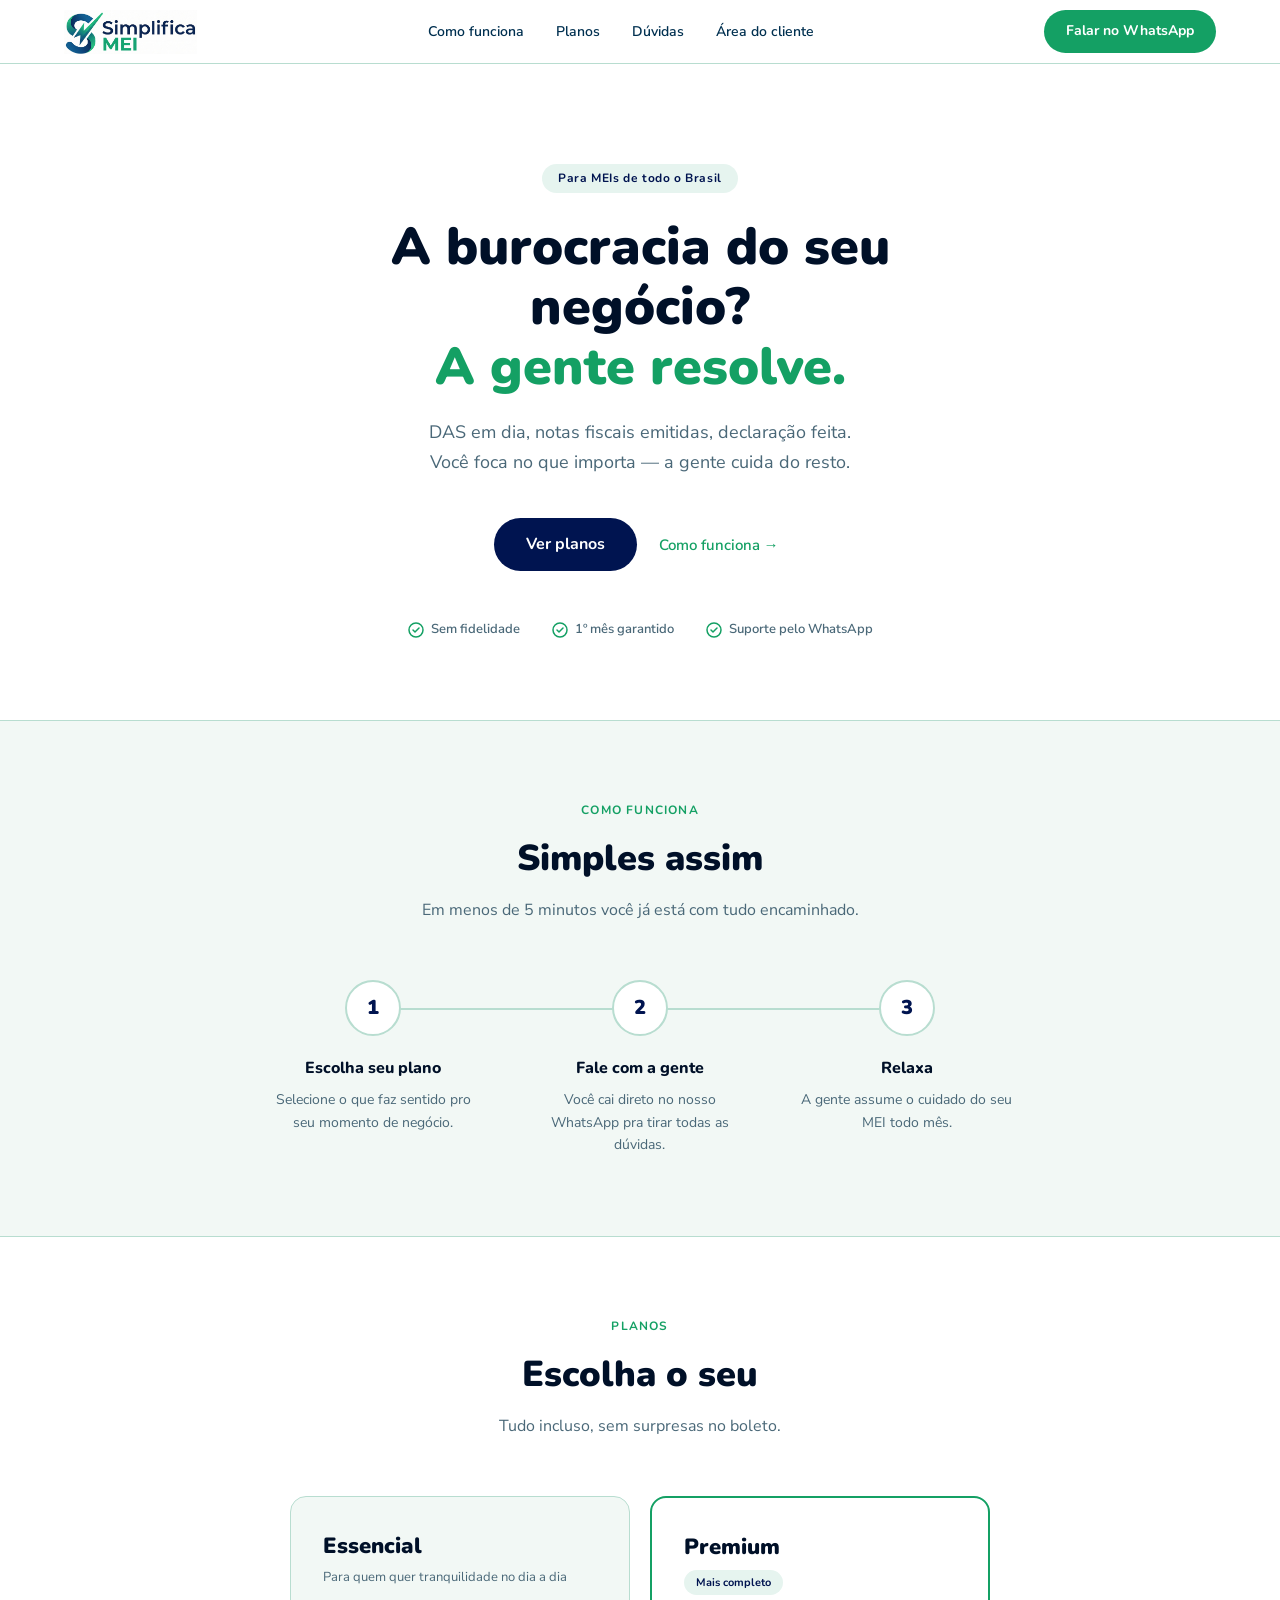
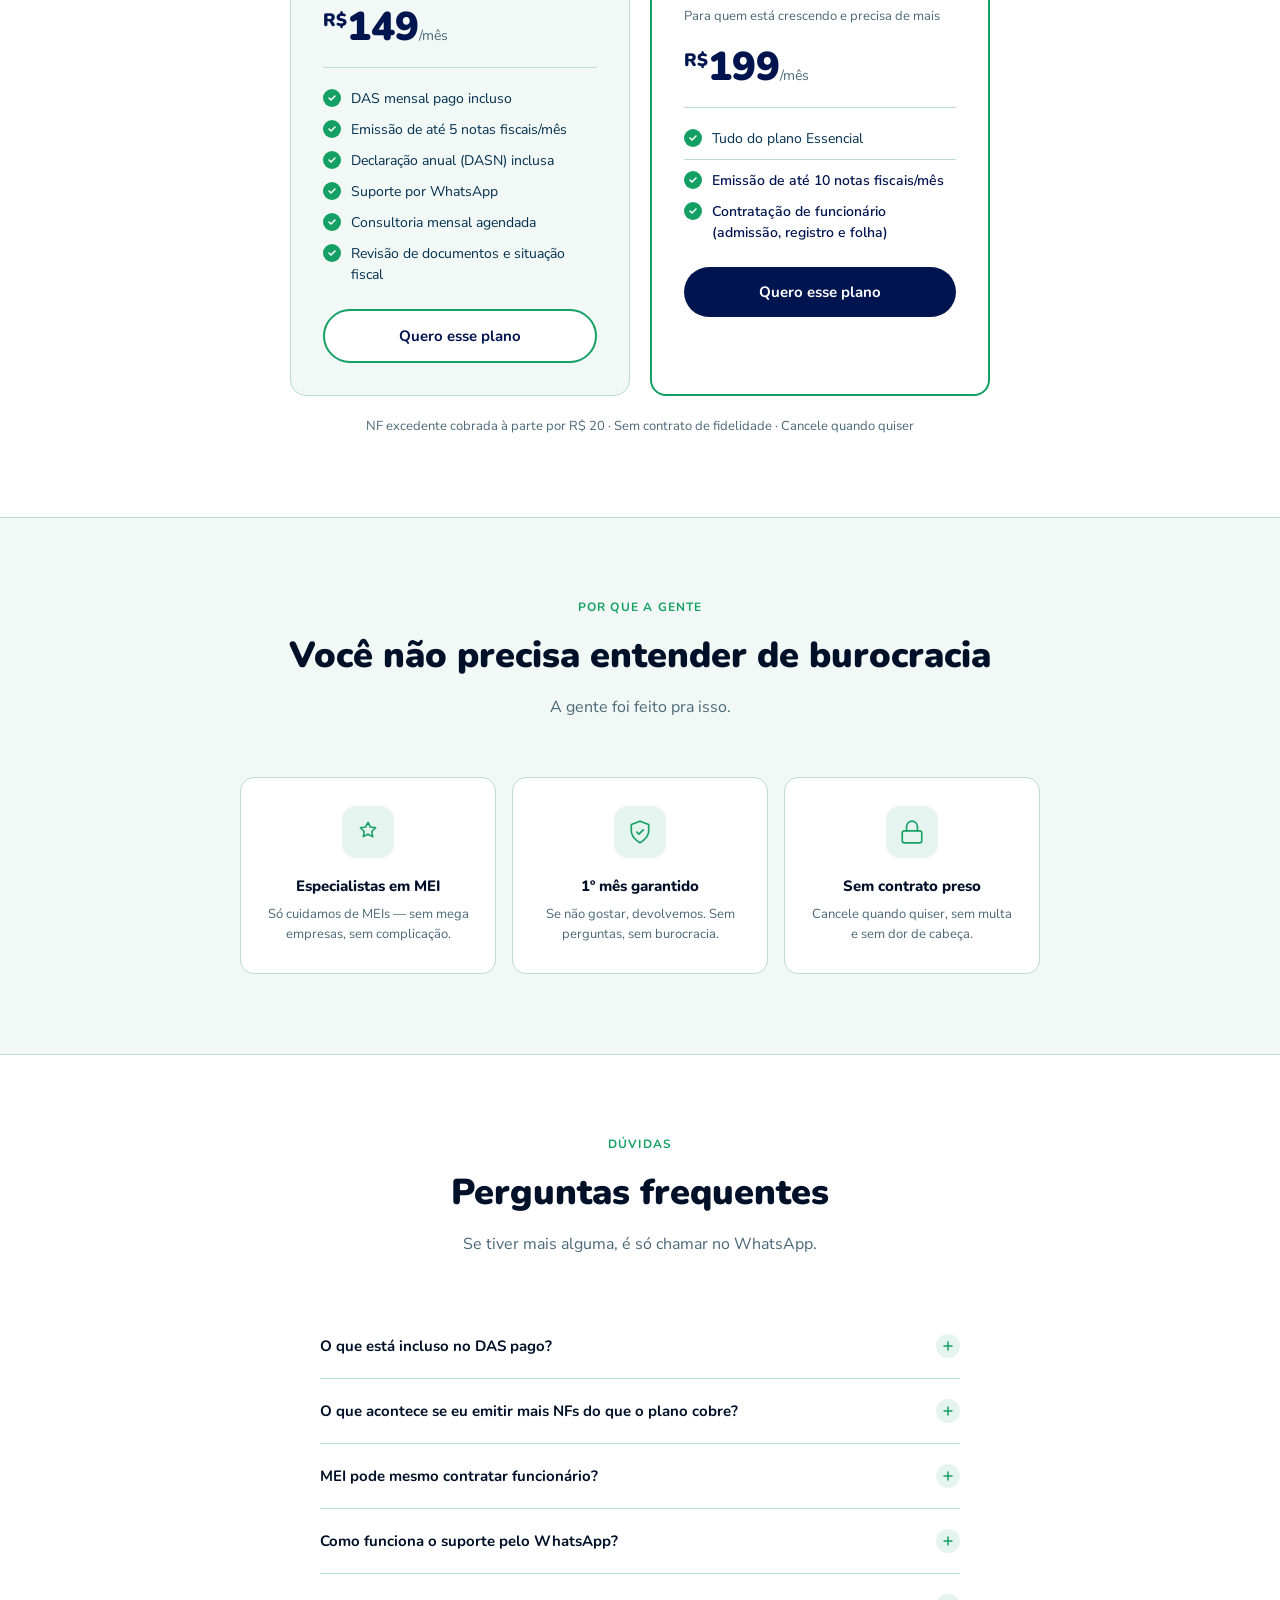
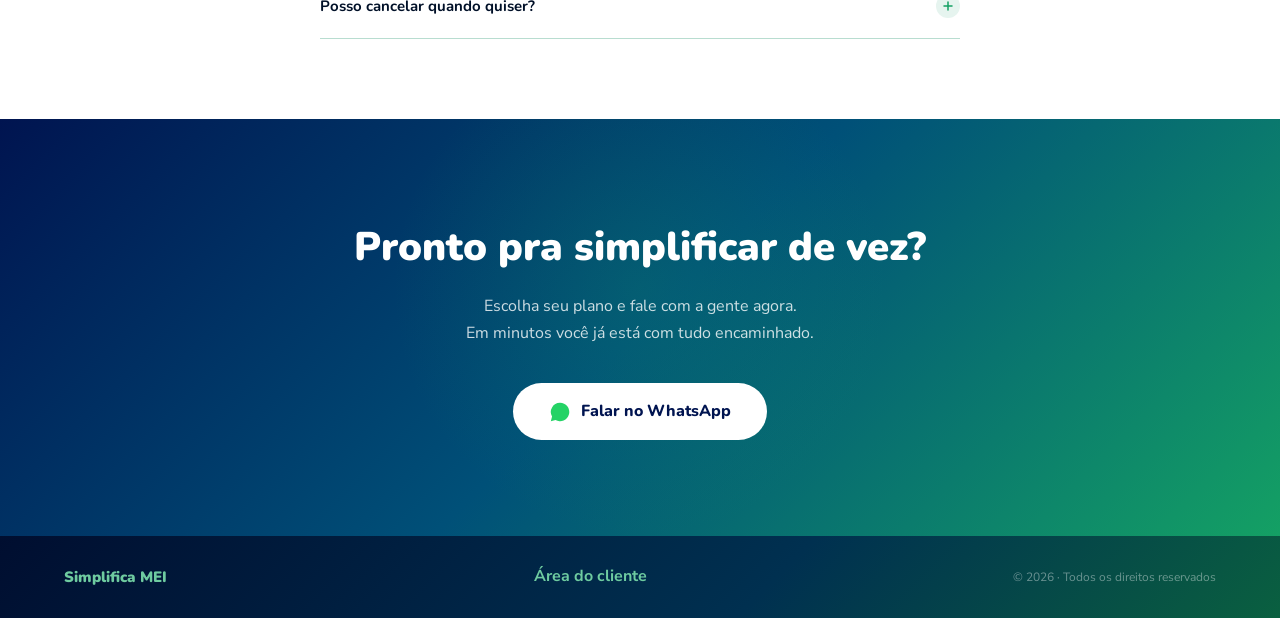
<file: index.html>
<!DOCTYPE html>
<html lang="pt-BR">
<head>
<meta charset="UTF-8">
<meta name="viewport" content="width=device-width, initial-scale=1.0">
<title>Simplifica MEI — Gestão fácil para o seu negócio</title>
<link href="https://fonts.googleapis.com/css2?family=Nunito:wght@400;600;700;800;900&family=Nunito+Sans:wght@400;600&display=swap" rel="stylesheet">
<style>
  *, *::before, *::after { box-sizing: border-box; margin: 0; padding: 0; }

  :root {
    --green-dark: #001450;
    --green-mid: #14a064;
    --green-light: #e6f4ef;
    --green-pale: #f2f8f5;
    --green-border: #b8ddd0;
    --text-dark: #001028;
    --text-mid: #003050;
    --text-muted: #4a6878;
    --white: #ffffff;
  }

  html { scroll-behavior: smooth; }

  body {
    font-family: 'Nunito Sans', sans-serif;
    background: var(--green-pale);
    color: var(--text-dark);
    line-height: 1.6;
  }

  /* NAV */
  nav {
    position: sticky;
    top: 0;
    z-index: 100;
    background: rgba(255,255,255,0.95);
    backdrop-filter: blur(8px);
    border-bottom: 1px solid var(--green-border);
    padding: 0 5%;
    height: 64px;
    display: flex;
    align-items: center;
    justify-content: space-between;
  }
  .nav-logo {
    font-family: 'Nunito', sans-serif;
    font-weight: 900;
    font-size: 18px;
    color: var(--green-dark);
    display: flex;
    align-items: center;
    gap: 8px;
    text-decoration: none;
  }
  .nav-logo-mark {
    width: 28px; height: 28px;
    background: var(--green-mid);
    border-radius: 8px;
    display: flex;
    align-items: center;
    justify-content: center;
  }
  .nav-logo-mark svg { width: 16px; height: 16px; }
  .nav-links {
    display: flex;
    gap: 32px;
    list-style: none;
  }
  .nav-links a {
    font-size: 14px;
    font-weight: 600;
    color: var(--text-mid);
    text-decoration: none;
    transition: color .2s;
  }
  .nav-links a:hover { color: var(--green-dark); }
  .nav-cta {
    background: #14a064;
    color: #fff;
    font-family: 'Nunito', sans-serif;
    font-weight: 700;
    font-size: 14px;
    padding: 10px 22px;
    border-radius: 28px;
    text-decoration: none;
    transition: background .2s, transform .15s;
  }
  .nav-cta:hover { background: #0e8050; transform: translateY(-1px); }

  /* HERO */
  .hero {
    background: var(--white);
    padding: 100px 5% 80px;
    text-align: center;
    border-bottom: 1px solid var(--green-border);
    position: relative;
    overflow: hidden;
  }

  .hero-badge {
    display: inline-block;
    background: var(--green-light);
    color: var(--green-dark);
    font-family: 'Nunito', sans-serif;
    font-size: 12px;
    font-weight: 700;
    padding: 5px 16px;
    border-radius: 20px;
    margin-bottom: 24px;
    letter-spacing: 0.05em;
  }
  .hero h1 {
    font-family: 'Nunito', sans-serif;
    font-weight: 900;
    font-size: clamp(32px, 5vw, 52px);
    line-height: 1.15;
    color: var(--text-dark);
    max-width: 640px;
    margin: 0 auto 20px;
  }
  .hero h1 em {
    color: var(--green-mid);
    font-style: normal;
  }
  .hero-sub {
    font-size: 18px;
    color: var(--text-muted);
    max-width: 440px;
    margin: 0 auto 40px;
    line-height: 1.7;
  }
  .hero-btns {
    display: flex;
    gap: 14px;
    justify-content: center;
    align-items: center;
    flex-wrap: wrap;
    margin-bottom: 48px;
  }
  .btn-primary {
    background: var(--green-dark);
    color: #fff;
    font-family: 'Nunito', sans-serif;
    font-weight: 700;
    font-size: 16px;
    padding: 14px 32px;
    border-radius: 32px;
    text-decoration: none;
    transition: background .2s, transform .15s;
    display: inline-block;
  }
  .btn-primary:hover { background: #001038; transform: translateY(-2px); }
  .btn-ghost {
    color: var(--green-mid);
    font-size: 15px;
    font-weight: 600;
    text-decoration: none;
    padding: 14px 8px;
    transition: color .2s;
  }
  .btn-ghost:hover { color: var(--green-dark); }
  .hero-trust {
    display: flex;
    justify-content: center;
    gap: 32px;
    flex-wrap: wrap;
  }
  .trust-pill {
    display: flex;
    align-items: center;
    gap: 7px;
    font-size: 13px;
    color: var(--text-muted);
    font-weight: 600;
  }
  .trust-pill svg { width: 16px; height: 16px; flex-shrink: 0; }

  /* COMO FUNCIONA */
  .como {
    padding: 80px 5%;
    background: var(--green-pale);
  }
  .section-label {
    font-family: 'Nunito', sans-serif;
    font-size: 12px;
    font-weight: 700;
    letter-spacing: 0.1em;
    color: var(--green-mid);
    text-align: center;
    margin-bottom: 10px;
    text-transform: uppercase;
  }
  .section-title {
    font-family: 'Nunito', sans-serif;
    font-weight: 900;
    font-size: clamp(24px, 3vw, 36px);
    color: var(--text-dark);
    text-align: center;
    margin-bottom: 10px;
  }
  .section-sub {
    font-size: 16px;
    color: var(--text-muted);
    text-align: center;
    margin-bottom: 56px;
  }
  .steps {
    display: grid;
    grid-template-columns: repeat(auto-fit, minmax(220px, 1fr));
    gap: 0;
    max-width: 800px;
    margin: 0 auto;
    position: relative;
  }
  .steps::before {
    content: '';
    position: absolute;
    top: 28px;
    left: 16%;
    right: 16%;
    height: 2px;
    background: var(--green-border);
  }
  .step {
    text-align: center;
    padding: 0 24px;
    position: relative;
  }
  .step-num {
    width: 56px; height: 56px;
    border-radius: 50%;
    background: var(--white);
    border: 2px solid var(--green-border);
    color: var(--green-dark);
    font-family: 'Nunito', sans-serif;
    font-weight: 900;
    font-size: 20px;
    display: flex;
    align-items: center;
    justify-content: center;
    margin: 0 auto 20px;
    position: relative;
    z-index: 1;
    transition: background .2s, border-color .2s;
  }
  .step:hover .step-num {
    background: var(--green-light);
    border-color: var(--green-mid);
  }
  .step-title {
    font-family: 'Nunito', sans-serif;
    font-weight: 800;
    font-size: 16px;
    color: var(--text-dark);
    margin-bottom: 8px;
  }
  .step-desc {
    font-size: 14px;
    color: var(--text-muted);
    line-height: 1.6;
  }

  /* PLANOS */
  .planos {
    padding: 80px 5%;
    background: var(--white);
    border-top: 1px solid var(--green-border);
    border-bottom: 1px solid var(--green-border);
  }
  .plans-grid {
    display: grid;
    grid-template-columns: repeat(auto-fit, minmax(280px, 1fr));
    gap: 20px;
    max-width: 700px;
    margin: 0 auto;
  }
  .plan-card {
    border: 1px solid var(--green-border);
    border-radius: 16px;
    padding: 32px;
    background: var(--green-pale);
    transition: transform .2s, box-shadow .2s;
  }
  .plan-card:hover {
    transform: translateY(-4px);
    box-shadow: 0 12px 32px rgba(26,92,46,.08);
  }
  .plan-card.featured {
    border: 2px solid var(--green-mid);
    background: var(--white);
  }
  .plan-badge {
    display: inline-block;
    background: var(--green-light);
    color: var(--green-dark);
    font-family: 'Nunito', sans-serif;
    font-size: 11px;
    font-weight: 700;
    padding: 4px 12px;
    border-radius: 20px;
    margin-bottom: 12px;
  }
  .plan-name {
    font-family: 'Nunito', sans-serif;
    font-weight: 900;
    font-size: 22px;
    color: var(--text-dark);
    margin-bottom: 4px;
  }
  .plan-desc {
    font-size: 13px;
    color: var(--text-muted);
    margin-bottom: 20px;
    line-height: 1.5;
  }
  .plan-price {
    font-family: 'Nunito', sans-serif;
    font-weight: 900;
    font-size: 40px;
    color: var(--green-dark);
    line-height: 1;
    margin-bottom: 4px;
  }
  .plan-price sup { font-size: 18px; vertical-align: super; }
  .plan-price span { font-size: 14px; font-weight: 400; color: var(--text-muted); }
  .plan-divider {
    border: none;
    border-top: 1px solid var(--green-border);
    margin: 20px 0;
  }
  .plan-items { list-style: none; }
  .plan-item {
    display: flex;
    gap: 10px;
    align-items: flex-start;
    font-size: 14px;
    color: var(--text-mid);
    margin-bottom: 10px;
    line-height: 1.5;
  }
  .plan-item .chk {
    width: 18px; height: 18px;
    background: var(--green-mid);
    border-radius: 50%;
    flex-shrink: 0;
    margin-top: 1px;
    display: flex;
    align-items: center;
    justify-content: center;
  }
  .plan-item .chk svg { width: 10px; height: 10px; }
  .plan-item.extra { color: var(--green-dark); font-weight: 600; }
  .plan-cta {
    display: block;
    width: 100%;
    margin-top: 24px;
    padding: 13px;
    border-radius: 32px;
    font-family: 'Nunito', sans-serif;
    font-weight: 700;
    font-size: 15px;
    text-align: center;
    cursor: pointer;
    text-decoration: none;
    transition: all .2s;
  }
  .plan-cta.primary { background: var(--green-dark); color: #fff; border: none; }
  .plan-cta.primary:hover { background: #001038; transform: translateY(-1px); }
  .plan-cta.outline { background: var(--white); color: var(--green-dark); border: 2px solid var(--green-mid); }
  .plan-cta.outline:hover { background: var(--green-light); }
  .plans-note {
    text-align: center;
    margin-top: 20px;
    font-size: 13px;
    color: var(--text-muted);
  }

  /* CONFIANÇA */
  .confianca {
    padding: 80px 5%;
    background: var(--green-pale);
  }
  .trust-grid {
    display: grid;
    grid-template-columns: repeat(auto-fit, minmax(200px, 1fr));
    gap: 16px;
    max-width: 800px;
    margin: 0 auto;
  }
  .trust-card {
    background: var(--white);
    border: 1px solid var(--green-border);
    border-radius: 14px;
    padding: 28px 24px;
    text-align: center;
    transition: transform .2s;
  }
  .trust-card:hover { transform: translateY(-3px); }
  .trust-icon {
    width: 52px; height: 52px;
    background: var(--green-light);
    border-radius: 14px;
    display: flex;
    align-items: center;
    justify-content: center;
    margin: 0 auto 16px;
  }
  .trust-icon svg { width: 26px; height: 26px; }
  .trust-card-title {
    font-family: 'Nunito', sans-serif;
    font-weight: 800;
    font-size: 15px;
    color: var(--text-dark);
    margin-bottom: 6px;
  }
  .trust-card-desc {
    font-size: 13px;
    color: var(--text-muted);
    line-height: 1.6;
  }

  /* FAQ */
  .faq {
    padding: 80px 5%;
    background: var(--white);
    border-top: 1px solid var(--green-border);
  }
  .faq-list {
    max-width: 640px;
    margin: 0 auto;
  }
  .faq-item {
    border-bottom: 1px solid var(--green-border);
  }
  .faq-btn {
    width: 100%;
    background: none;
    border: none;
    padding: 20px 0;
    display: flex;
    justify-content: space-between;
    align-items: center;
    cursor: pointer;
    gap: 16px;
    text-align: left;
  }
  .faq-q {
    font-family: 'Nunito', sans-serif;
    font-weight: 700;
    font-size: 15px;
    color: var(--text-dark);
  }
  .faq-icon {
    width: 24px; height: 24px;
    background: var(--green-light);
    border-radius: 50%;
    display: flex;
    align-items: center;
    justify-content: center;
    flex-shrink: 0;
    transition: background .2s, transform .2s;
  }
  .faq-icon svg { width: 12px; height: 12px; }
  .faq-btn[aria-expanded="true"] .faq-icon {
    background: var(--green-mid);
    transform: rotate(45deg);
  }
  .faq-btn[aria-expanded="true"] .faq-icon svg path { stroke: #fff; }
  .faq-a {
    font-size: 14px;
    color: var(--text-muted);
    line-height: 1.7;
    padding-bottom: 20px;
    display: none;
  }
  .faq-a.open { display: block; }

  /* CTA FINAL */
  .cta-final {
    padding: 96px 5%;
    background: linear-gradient(135deg, #001450 0%, #005078 50%, #14a064 100%);
    text-align: center;
    position: relative;
    overflow: hidden;
  }
  .cta-final::before {
    content: '';
    position: absolute;
    top: -80px; left: 50%;
    transform: translateX(-50%);
    width: 500px; height: 500px;
    background: radial-gradient(circle, rgba(20,160,100,.2) 0%, transparent 70%);
    pointer-events: none;
  }
  .cta-final h2 {
    font-family: 'Nunito', sans-serif;
    font-weight: 900;
    font-size: clamp(26px, 4vw, 40px);
    color: #fff;
    margin-bottom: 14px;
    position: relative;
  }
  .cta-final p {
    font-size: 16px;
    color: rgba(255,255,255,0.8);
    margin-bottom: 36px;
    line-height: 1.7;
    position: relative;
  }
  .wpp-btn {
    display: inline-flex;
    align-items: center;
    gap: 10px;
    background: #fff;
    color: var(--green-dark);
    font-family: 'Nunito', sans-serif;
    font-weight: 800;
    font-size: 16px;
    padding: 16px 36px;
    border-radius: 40px;
    text-decoration: none;
    transition: transform .2s, box-shadow .2s;
    position: relative;
  }
  .wpp-btn:hover { transform: translateY(-2px); box-shadow: 0 8px 24px rgba(0,0,0,.2); }
  .wpp-btn svg { width: 22px; height: 22px; }

  /* FOOTER */
  footer {
    background: linear-gradient(135deg, #000e30 0%, #003050 60%, #0a6040 100%);
    padding: 28px 5%;
    display: flex;
    justify-content: space-between;
    align-items: center;
    flex-wrap: wrap;
    gap: 12px;
  }
  .footer-logo {
    font-family: 'Nunito', sans-serif;
    font-weight: 900;
    font-size: 15px;
    color: #6ecba0;
  }
  .footer-text {
    font-size: 12px;
    color: rgba(255,255,255,0.4);
  }

  @media (max-width: 600px) {
    .nav-links { display: none; }
    .steps::before { display: none; }
    .hero { padding: 72px 5% 56px; }
  }
</style>
</head>
<body>

<nav>
  <a href="#" class="nav-logo"><img src="[data-uri]" alt="Simplifica MEI" style="height:44px;"></a>
  <ul class="nav-links">
    <li><a href="#como">Como funciona</a></li>
    <li><a href="#planos">Planos</a></li>
    <li><a href="#faq">Dúvidas</a></li>
    <li><a href="/app/">Área do cliente</a></li>
  </ul>
  <a href="https://wa.me/5554996476640" class="nav-cta">Falar no WhatsApp</a>
</nav>

<section class="hero">
  <div class="hero-badge">Para MEIs de todo o Brasil</div>
  <h1>A burocracia do seu negócio?<br><em>A gente resolve.</em></h1>
  <p class="hero-sub">DAS em dia, notas fiscais emitidas, declaração feita. Você foca no que importa — a gente cuida do resto.</p>
  <div class="hero-btns">
    <a href="#planos" class="btn-primary">Ver planos</a>
    <a href="#como" class="btn-ghost">Como funciona →</a>
  </div>
  <div class="hero-trust">
    <div class="trust-pill">
      <svg viewBox="0 0 16 16" fill="none"><circle cx="8" cy="8" r="7" stroke="#14a064" stroke-width="1.5"/><path d="M5 8l2 2 4-4" stroke="#14a064" stroke-width="1.5" stroke-linecap="round" stroke-linejoin="round"/></svg>
      Sem fidelidade
    </div>
    <div class="trust-pill">
      <svg viewBox="0 0 16 16" fill="none"><circle cx="8" cy="8" r="7" stroke="#14a064" stroke-width="1.5"/><path d="M5 8l2 2 4-4" stroke="#14a064" stroke-width="1.5" stroke-linecap="round" stroke-linejoin="round"/></svg>
      1º mês garantido
    </div>
    <div class="trust-pill">
      <svg viewBox="0 0 16 16" fill="none"><circle cx="8" cy="8" r="7" stroke="#14a064" stroke-width="1.5"/><path d="M5 8l2 2 4-4" stroke="#14a064" stroke-width="1.5" stroke-linecap="round" stroke-linejoin="round"/></svg>
      Suporte pelo WhatsApp
    </div>
  </div>
</section>

<section class="como" id="como">
  <div class="section-label">Como funciona</div>
  <div class="section-title">Simples assim</div>
  <p class="section-sub">Em menos de 5 minutos você já está com tudo encaminhado.</p>
  <div class="steps">
    <div class="step">
      <div class="step-num">1</div>
      <div class="step-title">Escolha seu plano</div>
      <div class="step-desc">Selecione o que faz sentido pro seu momento de negócio.</div>
    </div>
    <div class="step">
      <div class="step-num">2</div>
      <div class="step-title">Fale com a gente</div>
      <div class="step-desc">Você cai direto no nosso WhatsApp pra tirar todas as dúvidas.</div>
    </div>
    <div class="step">
      <div class="step-num">3</div>
      <div class="step-title">Relaxa</div>
      <div class="step-desc">A gente assume o cuidado do seu MEI todo mês.</div>
    </div>
  </div>
</section>

<section class="planos" id="planos">
  <div class="section-label">Planos</div>
  <div class="section-title">Escolha o seu</div>
  <p class="section-sub">Tudo incluso, sem surpresas no boleto.</p>

  <div class="plans-grid">
    <div class="plan-card">
      <div class="plan-name">Essencial</div>
      <p class="plan-desc">Para quem quer tranquilidade no dia a dia</p>
      <div class="plan-price"><sup>R$</sup>149<span>/mês</span></div>
      <hr class="plan-divider">
      <ul class="plan-items">
        <li class="plan-item"><span class="chk"><svg viewBox="0 0 10 10" fill="none"><path d="M2 5l2 2 4-4" stroke="#fff" stroke-width="1.5" stroke-linecap="round" stroke-linejoin="round"/></svg></span>DAS mensal pago incluso</li>
        <li class="plan-item"><span class="chk"><svg viewBox="0 0 10 10" fill="none"><path d="M2 5l2 2 4-4" stroke="#fff" stroke-width="1.5" stroke-linecap="round" stroke-linejoin="round"/></svg></span>Emissão de até 5 notas fiscais/mês</li>
        <li class="plan-item"><span class="chk"><svg viewBox="0 0 10 10" fill="none"><path d="M2 5l2 2 4-4" stroke="#fff" stroke-width="1.5" stroke-linecap="round" stroke-linejoin="round"/></svg></span>Declaração anual (DASN) inclusa</li>
        <li class="plan-item"><span class="chk"><svg viewBox="0 0 10 10" fill="none"><path d="M2 5l2 2 4-4" stroke="#fff" stroke-width="1.5" stroke-linecap="round" stroke-linejoin="round"/></svg></span>Suporte por WhatsApp</li>
        <li class="plan-item"><span class="chk"><svg viewBox="0 0 10 10" fill="none"><path d="M2 5l2 2 4-4" stroke="#fff" stroke-width="1.5" stroke-linecap="round" stroke-linejoin="round"/></svg></span>Consultoria mensal agendada</li>
        <li class="plan-item"><span class="chk"><svg viewBox="0 0 10 10" fill="none"><path d="M2 5l2 2 4-4" stroke="#fff" stroke-width="1.5" stroke-linecap="round" stroke-linejoin="round"/></svg></span>Revisão de documentos e situação fiscal</li>
      </ul>
      <a href="obrigado.html" class="plan-cta outline">Quero esse plano</a>
    </div>

    <div class="plan-card featured">
      <div class="plan-name">Premium</div>
      <div class="plan-badge">Mais completo</div>
      <p class="plan-desc">Para quem está crescendo e precisa de mais</p>
      <div class="plan-price"><sup>R$</sup>199<span>/mês</span></div>
      <hr class="plan-divider">
      <ul class="plan-items">
        <li class="plan-item"><span class="chk"><svg viewBox="0 0 10 10" fill="none"><path d="M2 5l2 2 4-4" stroke="#fff" stroke-width="1.5" stroke-linecap="round" stroke-linejoin="round"/></svg></span>Tudo do plano Essencial</li>
        <hr class="plan-divider" style="margin:10px 0;">
        <li class="plan-item extra"><span class="chk"><svg viewBox="0 0 10 10" fill="none"><path d="M2 5l2 2 4-4" stroke="#fff" stroke-width="1.5" stroke-linecap="round" stroke-linejoin="round"/></svg></span>Emissão de até 10 notas fiscais/mês</li>
        <li class="plan-item extra"><span class="chk"><svg viewBox="0 0 10 10" fill="none"><path d="M2 5l2 2 4-4" stroke="#fff" stroke-width="1.5" stroke-linecap="round" stroke-linejoin="round"/></svg></span>Contratação de funcionário (admissão, registro e folha)</li>
      </ul>
      <a href="obrigado.html" class="plan-cta primary">Quero esse plano</a>
    </div>
  </div>
  <p class="plans-note">NF excedente cobrada à parte por R$ 20 · Sem contrato de fidelidade · Cancele quando quiser</p>
</section>

<section class="confianca">
  <div class="section-label">Por que a gente</div>
  <div class="section-title">Você não precisa entender de burocracia</div>
  <p class="section-sub">A gente foi feito pra isso.</p>
  <div class="trust-grid">
    <div class="trust-card">
      <div class="trust-icon">
        <svg viewBox="0 0 24 24" fill="none"><path d="M12 3l2.2 4.4 4.8.7-3.5 3.4.8 4.8L12 14l-4.3 2.3.8-4.8L5 8.1l4.8-.7L12 3z" stroke="#14a064" stroke-width="1.5" stroke-linejoin="round"/></svg>
      </div>
      <div class="trust-card-title">Especialistas em MEI</div>
      <p class="trust-card-desc">Só cuidamos de MEIs — sem mega empresas, sem complicação.</p>
    </div>
    <div class="trust-card">
      <div class="trust-icon">
        <svg viewBox="0 0 24 24" fill="none"><path d="M12 22s8-4.5 8-11V5l-8-3-8 3v6c0 6.5 8 11 8 11z" stroke="#14a064" stroke-width="1.5" stroke-linejoin="round"/><path d="M9 12l2 2 4-4" stroke="#14a064" stroke-width="1.5" stroke-linecap="round" stroke-linejoin="round"/></svg>
      </div>
      <div class="trust-card-title">1º mês garantido</div>
      <p class="trust-card-desc">Se não gostar, devolvemos. Sem perguntas, sem burocracia.</p>
    </div>
    <div class="trust-card">
      <div class="trust-icon">
        <svg viewBox="0 0 24 24" fill="none"><rect x="3" y="11" width="18" height="11" rx="2" stroke="#14a064" stroke-width="1.5"/><path d="M7 11V7a5 5 0 0110 0v4" stroke="#14a064" stroke-width="1.5" stroke-linecap="round"/></svg>
      </div>
      <div class="trust-card-title">Sem contrato preso</div>
      <p class="trust-card-desc">Cancele quando quiser, sem multa e sem dor de cabeça.</p>
    </div>
  </div>
</section>

<section class="faq" id="faq">
  <div class="section-label">Dúvidas</div>
  <div class="section-title">Perguntas frequentes</div>
  <p class="section-sub">Se tiver mais alguma, é só chamar no WhatsApp.</p>
  <div class="faq-list">
    <div class="faq-item">
      <button class="faq-btn" aria-expanded="false">
        <span class="faq-q">O que está incluso no DAS pago?</span>
        <span class="faq-icon"><svg viewBox="0 0 12 12" fill="none"><path d="M6 2v8M2 6h8" stroke="#14a064" stroke-width="1.5" stroke-linecap="round"/></svg></span>
      </button>
      <div class="faq-a">O valor do seu DAS mensal já vem descontado no plano. Você não precisa se preocupar em gerar o boleto nem lembrar a data de vencimento.</div>
    </div>
    <div class="faq-item">
      <button class="faq-btn" aria-expanded="false">
        <span class="faq-q">O que acontece se eu emitir mais NFs do que o plano cobre?</span>
        <span class="faq-icon"><svg viewBox="0 0 12 12" fill="none"><path d="M6 2v8M2 6h8" stroke="#14a064" stroke-width="1.5" stroke-linecap="round"/></svg></span>
      </button>
      <div class="faq-a">Cada nota excedente é cobrada à parte por R$ 20. Sem surpresa — avisamos antes de emitir pra você decidir.</div>
    </div>
    <div class="faq-item">
      <button class="faq-btn" aria-expanded="false">
        <span class="faq-q">MEI pode mesmo contratar funcionário?</span>
        <span class="faq-icon"><svg viewBox="0 0 12 12" fill="none"><path d="M6 2v8M2 6h8" stroke="#14a064" stroke-width="1.5" stroke-linecap="round"/></svg></span>
      </button>
      <div class="faq-a">Pode sim! O MEI tem direito a contratar um funcionário com carteira assinada. A gente cuida de todo o processo: admissão, registro e folha de pagamento todo mês.</div>
    </div>
    <div class="faq-item">
      <button class="faq-btn" aria-expanded="false">
        <span class="faq-q">Como funciona o suporte pelo WhatsApp?</span>
        <span class="faq-icon"><svg viewBox="0 0 12 12" fill="none"><path d="M6 2v8M2 6h8" stroke="#14a064" stroke-width="1.5" stroke-linecap="round"/></svg></span>
      </button>
      <div class="faq-a">Você fala diretamente com a nossa equipe sempre que precisar, nos dias úteis. Sem chatbot, sem atendimento automático — só gente real respondendo.</div>
    </div>
    <div class="faq-item">
      <button class="faq-btn" aria-expanded="false">
        <span class="faq-q">Posso cancelar quando quiser?</span>
        <span class="faq-icon"><svg viewBox="0 0 12 12" fill="none"><path d="M6 2v8M2 6h8" stroke="#14a064" stroke-width="1.5" stroke-linecap="round"/></svg></span>
      </button>
      <div class="faq-a">Sim, sem fidelidade e sem multa. Basta avisar a gente com antecedência e pronto — sem burocracia pra sair.</div>
    </div>
  </div>
</section>

<section class="cta-final">
  <h2>Pronto pra simplificar de vez?</h2>
  <p>Escolha seu plano e fale com a gente agora.<br>Em minutos você já está com tudo encaminhado.</p>
  <a href="https://wa.me/5554996476640" class="wpp-btn">
    <svg viewBox="0 0 24 24" fill="#25d366"><path d="M17.47 14.38c-.3-.15-1.75-.86-2.02-.96-.27-.1-.47-.15-.67.15-.2.3-.77.96-.94 1.16-.17.2-.35.22-.65.07-.3-.15-1.26-.46-2.4-1.48-.89-.79-1.48-1.76-1.66-2.06-.17-.3-.02-.46.13-.61.13-.13.3-.35.45-.52.15-.17.2-.3.3-.5.1-.2.05-.37-.02-.52-.07-.15-.67-1.61-.92-2.2-.24-.58-.49-.5-.67-.51H6.5c-.2 0-.52.07-.79.37-.27.3-1.03 1.01-1.03 2.46s1.06 2.85 1.2 3.05c.15.2 2.08 3.18 5.04 4.46.7.3 1.25.48 1.68.62.7.22 1.34.19 1.84.12.56-.08 1.75-.72 2-1.41.25-.69.25-1.28.17-1.41-.07-.12-.27-.2-.57-.35z"/><path d="M12 2a10 10 0 00-8.65 15.03L2 22l5.11-1.34A10 10 0 1012 2z"/></svg>
    Falar no WhatsApp
  </a>
</section>

<footer>
  <span class="footer-logo">Simplifica MEI</span>
  <a href="/app/" style="color:#6ecba0;font-weight:700;text-decoration:none">Área do cliente</a>
  <div class="footer-text">© 2026 · Todos os direitos reservados</div>
</footer>

<script>
  document.querySelectorAll('.faq-btn').forEach(btn => {
    btn.addEventListener('click', () => {
      const expanded = btn.getAttribute('aria-expanded') === 'true';
      document.querySelectorAll('.faq-btn').forEach(b => {
        b.setAttribute('aria-expanded', 'false');
        b.nextElementSibling.classList.remove('open');
      });
      if (!expanded) {
        btn.setAttribute('aria-expanded', 'true');
        btn.nextElementSibling.classList.add('open');
      }
    });
  });
</script>
</body>
</html>
</file>
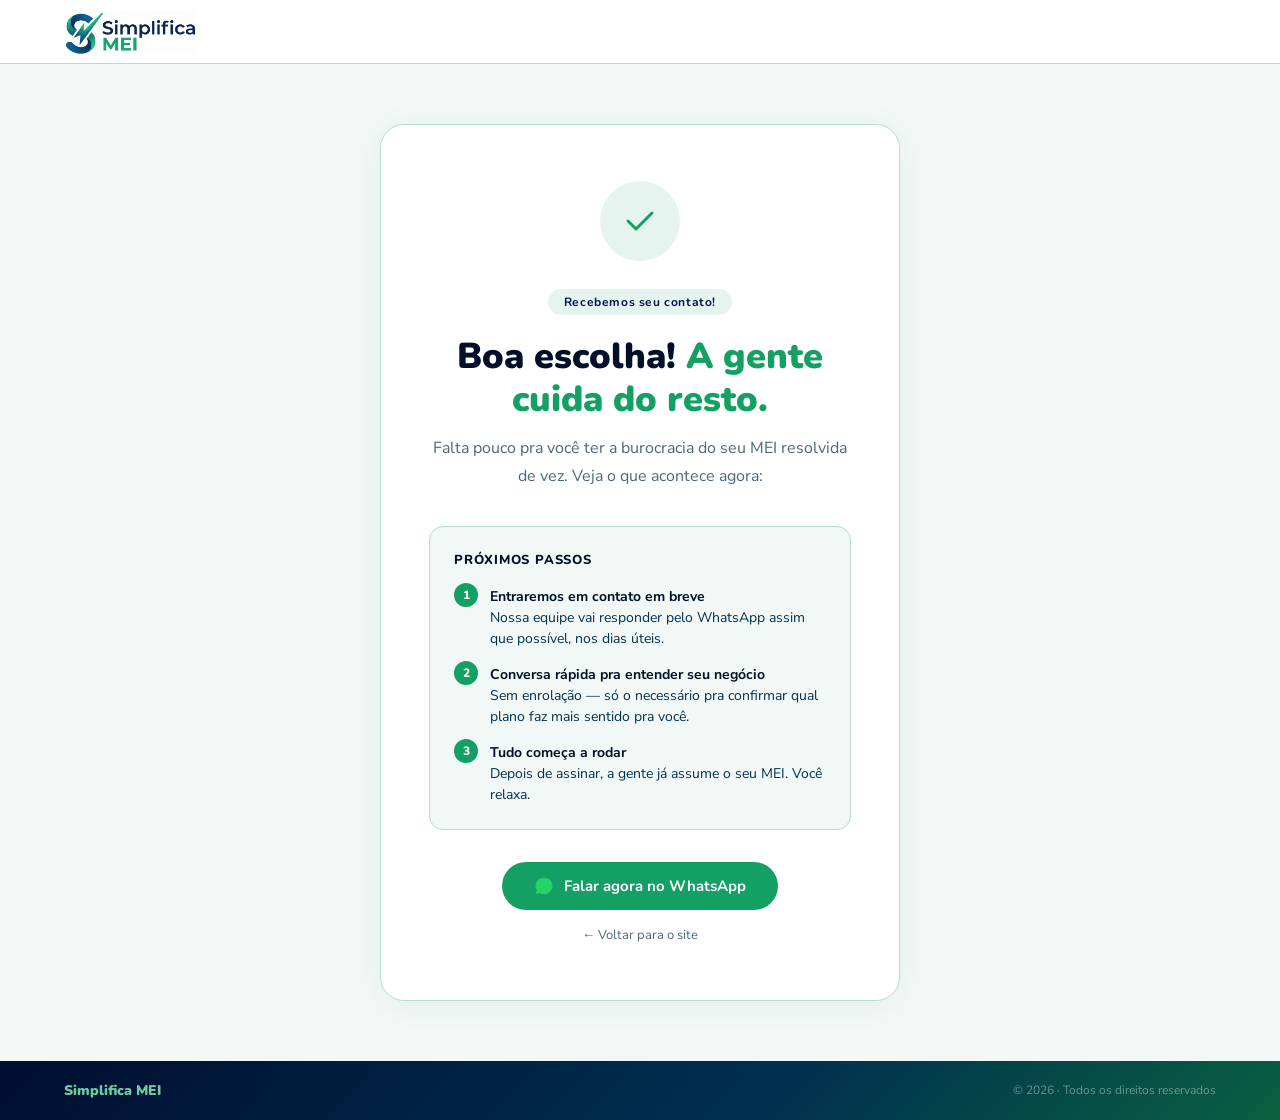
<file: obrigado.html>
<!DOCTYPE html>
<html lang="pt-BR">
<head>
<meta charset="UTF-8">
<meta name="viewport" content="width=device-width, initial-scale=1.0">
<title>Simplifica MEI — Recebemos seu contato!</title>
<link href="https://fonts.googleapis.com/css2?family=Nunito:wght@400;600;700;800;900&family=Nunito+Sans:wght@400;600&display=swap" rel="stylesheet">
<style>
  *, *::before, *::after { box-sizing: border-box; margin: 0; padding: 0; }

  :root {
    --green-dark: #001450;
    --green-mid: #14a064;
    --green-light: #e6f4ef;
    --green-pale: #f2f8f5;
    --green-border: #b8ddd0;
    --text-dark: #001028;
    --text-mid: #003050;
    --text-muted: #4a6878;
    --white: #ffffff;
  }

  html { scroll-behavior: smooth; }

  body {
    font-family: 'Nunito Sans', sans-serif;
    background: var(--green-pale);
    color: var(--text-dark);
    min-height: 100vh;
    display: flex;
    flex-direction: column;
  }

  /* NAV */
  nav {
    background: var(--white);
    border-bottom: 1px solid var(--green-border);
    padding: 0 5%;
    height: 64px;
    display: flex;
    align-items: center;
    justify-content: space-between;
  }
  .nav-logo {
    font-family: 'Nunito', sans-serif;
    font-weight: 900;
    font-size: 18px;
    color: var(--green-dark);
    display: flex;
    align-items: center;
    gap: 8px;
    text-decoration: none;
  }
  .nav-logo-mark {
    width: 28px; height: 28px;
    background: var(--green-mid);
    border-radius: 8px;
    display: flex;
    align-items: center;
    justify-content: center;
  }
  .nav-logo-mark svg { width: 16px; height: 16px; }

  /* MAIN */
  main {
    flex: 1;
    display: flex;
    align-items: center;
    justify-content: center;
    padding: 60px 5%;
  }

  .card {
    background: var(--white);
    border: 1px solid var(--green-border);
    border-radius: 24px;
    padding: 56px 48px;
    text-align: center;
    max-width: 520px;
    width: 100%;
    box-shadow: 0 4px 32px rgba(26,92,46,.06);
  }

  .check-circle {
    width: 80px; height: 80px;
    background: var(--green-light);
    border-radius: 50%;
    display: flex;
    align-items: center;
    justify-content: center;
    margin: 0 auto 28px;
    animation: pop .4s cubic-bezier(.175,.885,.32,1.275) both;
  }
  .check-circle svg { width: 40px; height: 40px; }

  @keyframes pop {
    0% { transform: scale(0); opacity: 0; }
    100% { transform: scale(1); opacity: 1; }
  }

  .tag {
    display: inline-block;
    background: var(--green-light);
    color: var(--green-dark);
    font-family: 'Nunito', sans-serif;
    font-size: 12px;
    font-weight: 700;
    padding: 5px 16px;
    border-radius: 20px;
    margin-bottom: 20px;
    letter-spacing: 0.05em;
  }

  h1 {
    font-family: 'Nunito', sans-serif;
    font-weight: 900;
    font-size: clamp(24px, 4vw, 36px);
    color: var(--text-dark);
    line-height: 1.2;
    margin-bottom: 14px;
  }
  h1 em {
    color: var(--green-mid);
    font-style: normal;
  }

  .sub {
    font-size: 16px;
    color: var(--text-muted);
    line-height: 1.7;
    margin-bottom: 36px;
  }

  .steps-mini {
    background: var(--green-pale);
    border: 1px solid var(--green-border);
    border-radius: 14px;
    padding: 24px;
    margin-bottom: 32px;
    text-align: left;
  }
  .steps-mini-title {
    font-family: 'Nunito', sans-serif;
    font-weight: 800;
    font-size: 13px;
    color: var(--text-dark);
    margin-bottom: 14px;
    text-transform: uppercase;
    letter-spacing: 0.06em;
  }
  .step-mini {
    display: flex;
    align-items: flex-start;
    gap: 12px;
    margin-bottom: 12px;
  }
  .step-mini:last-child { margin-bottom: 0; }
  .step-mini-num {
    width: 24px; height: 24px;
    background: var(--green-mid);
    border-radius: 50%;
    color: #fff;
    font-family: 'Nunito', sans-serif;
    font-weight: 800;
    font-size: 12px;
    display: flex;
    align-items: center;
    justify-content: center;
    flex-shrink: 0;
  }
  .step-mini-text {
    font-size: 14px;
    color: var(--text-mid);
    line-height: 1.5;
    padding-top: 3px;
  }
  .step-mini-text strong {
    color: var(--text-dark);
    font-weight: 700;
    display: block;
  }

  .btn-wpp {
    display: inline-flex;
    align-items: center;
    gap: 10px;
    background: #14a064;
    color: #fff;
    font-family: 'Nunito', sans-serif;
    font-weight: 700;
    font-size: 15px;
    padding: 14px 32px;
    border-radius: 32px;
    text-decoration: none;
    transition: background .2s, transform .15s;
    margin-bottom: 16px;
  }
  .btn-wpp:hover { background: #0e8050; transform: translateY(-2px); }
  .btn-wpp svg { width: 20px; height: 20px; }

  .btn-back {
    display: block;
    font-size: 13px;
    color: var(--text-muted);
    text-decoration: none;
    transition: color .2s;
  }
  .btn-back:hover { color: var(--green-dark); }

  /* FOOTER */
  footer {
    background: linear-gradient(135deg, #000e30 0%, #003050 60%, #0a6040 100%);
    padding: 20px 5%;
    display: flex;
    justify-content: space-between;
    align-items: center;
    flex-wrap: wrap;
    gap: 12px;
  }
  .footer-logo {
    font-family: 'Nunito', sans-serif;
    font-weight: 900;
    font-size: 14px;
    color: #6ecba0;
  }
  .footer-text {
    font-size: 12px;
    color: rgba(255,255,255,0.4);
  }

  @media (max-width: 520px) {
    .card { padding: 40px 24px; }
  }
</style>
</head>
<body>

<nav>
  <a href="index.html" class="nav-logo"><img src="[data-uri]" alt="Simplifica MEI" style="height:44px;"></a>
</nav>

<main>
  <div class="card">

    <div class="check-circle">
      <svg viewBox="0 0 40 40" fill="none">
        <path d="M8 20l8 8 16-16" stroke="#14a064" stroke-width="3" stroke-linecap="round" stroke-linejoin="round"/>
      </svg>
    </div>

    <div class="tag">Recebemos seu contato!</div>

    <h1>Boa escolha! <em>A gente cuida do resto.</em></h1>

    <p class="sub">Falta pouco pra você ter a burocracia do seu MEI resolvida de vez. Veja o que acontece agora:</p>

    <div class="steps-mini">
      <div class="steps-mini-title">Próximos passos</div>
      <div class="step-mini">
        <div class="step-mini-num">1</div>
        <div class="step-mini-text">
          <strong>Entraremos em contato em breve</strong>
          Nossa equipe vai responder pelo WhatsApp assim que possível, nos dias úteis.
        </div>
      </div>
      <div class="step-mini">
        <div class="step-mini-num">2</div>
        <div class="step-mini-text">
          <strong>Conversa rápida pra entender seu negócio</strong>
          Sem enrolação — só o necessário pra confirmar qual plano faz mais sentido pra você.
        </div>
      </div>
      <div class="step-mini">
        <div class="step-mini-num">3</div>
        <div class="step-mini-text">
          <strong>Tudo começa a rodar</strong>
          Depois de assinar, a gente já assume o seu MEI. Você relaxa.
        </div>
      </div>
    </div>

    <a href="https://wa.me/5554996476640" class="btn-wpp">
      <svg viewBox="0 0 24 24" fill="#25d366"><path d="M17.47 14.38c-.3-.15-1.75-.86-2.02-.96-.27-.1-.47-.15-.67.15-.2.3-.77.96-.94 1.16-.17.2-.35.22-.65.07-.3-.15-1.26-.46-2.4-1.48-.89-.79-1.48-1.76-1.66-2.06-.17-.3-.02-.46.13-.61.13-.13.3-.35.45-.52.15-.17.2-.3.3-.5.1-.2.05-.37-.02-.52-.07-.15-.67-1.61-.92-2.2-.24-.58-.49-.5-.67-.51H6.5c-.2 0-.52.07-.79.37-.27.3-1.03 1.01-1.03 2.46s1.06 2.85 1.2 3.05c.15.2 2.08 3.18 5.04 4.46.7.3 1.25.48 1.68.62.7.22 1.34.19 1.84.12.56-.08 1.75-.72 2-1.41.25-.69.25-1.28.17-1.41-.07-.12-.27-.2-.57-.35z"/><path d="M12 2a10 10 0 00-8.65 15.03L2 22l5.11-1.34A10 10 0 1012 2z"/></svg>
      Falar agora no WhatsApp
    </a>

    <a href="index.html" class="btn-back">← Voltar para o site</a>

  </div>
</main>

<footer>
  <span class="footer-logo">Simplifica MEI</span>
  <div class="footer-text">© 2026 · Todos os direitos reservados</div>
</footer>

</body>
</html>
</file>
